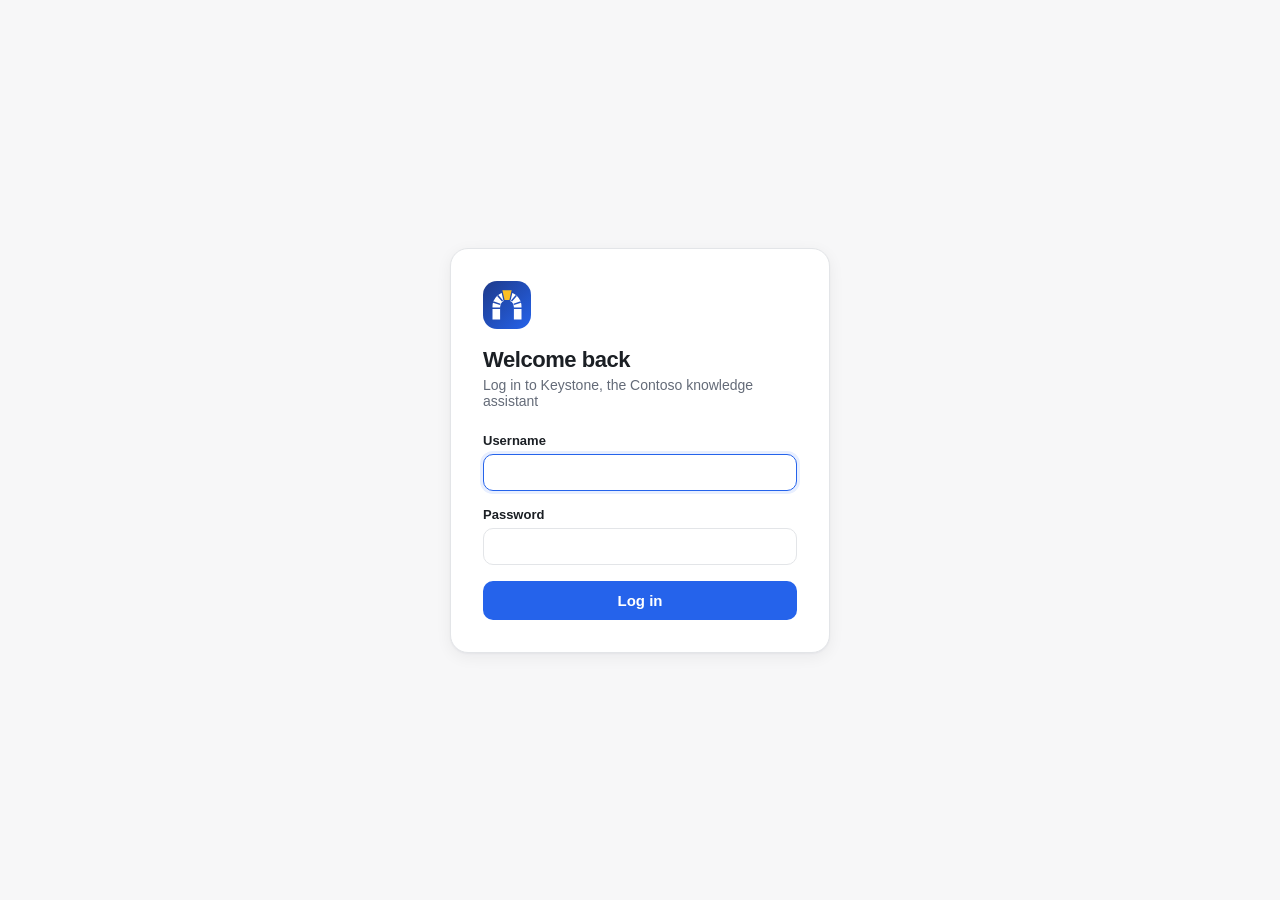
<file: static/login.html>
<!doctype html>
<html lang="en">
<head>
  <meta charset="utf-8">
  <meta name="viewport" content="width=device-width, initial-scale=1">
  <title>Keystone – Log in</title>
  <link rel="icon" href="/static/logo.svg" type="image/svg+xml">
  <link rel="stylesheet" href="/static/style.css">
</head>
<body>
  <div class="auth-page">
    <form class="auth-card" id="login-form">
      <img class="logo" src="/static/logo.svg" alt="">
      <h1>Welcome back</h1>
      <p class="subtitle">Log in to Keystone, the Contoso knowledge assistant</p>
      <label class="field">Username <input id="username-input" autocomplete="username" required autofocus></label>
      <label class="field">Password <input id="password-input" type="password" autocomplete="current-password" required></label>
      <button class="primary-button" id="login-button">Log in</button>
      <p class="form-error" id="login-error" role="alert"></p>
    </form>
  </div>
  <script>
    document.getElementById("login-form").onsubmit = async (submitEvent) => {
      submitEvent.preventDefault();
      const loginButton = document.getElementById("login-button");
      const loginError = document.getElementById("login-error");
      loginButton.disabled = true;
      loginError.textContent = "";
      try {
        const response = await fetch("/api/login", {
          method: "POST",
          headers: { "Content-Type": "application/json" },
          body: JSON.stringify({
            username: document.getElementById("username-input").value,
            password: document.getElementById("password-input").value,
          }),
        });
        if (response.ok) { window.location.href = "/"; return; }
        loginError.textContent = response.status === 401
          ? "Wrong username or password."
          : "Keystone is unavailable right now. Please try again in a minute.";
      } catch {
        loginError.textContent = "Could not reach Keystone. Check your internet connection and retry.";
      }
      loginButton.disabled = false;
    };
  </script>
</body>
</html>
</file>
<file: static/style.css>
:root {
  --bg: #f7f7f8;
  --surface: #ffffff;
  --surface-muted: #f0f1f3;
  --border: #e3e5e8;
  --text: #1b1f24;
  --text-muted: #646b78;
  --accent: #2563eb;
  --accent-hover: #1d4ed8;
  --accent-soft: #e8efff;
  --accent-text: #1d4ed8;
  --button-bg: #2563eb;
  --button-hover: #1d4ed8;
  --user-bubble: #2563eb;
  --user-text: #ffffff;
  --danger: #b42318;
  --danger-soft: #fef3f2;
  --danger-border: #fecdca;
  --success: #067647;
  --shadow: 0 1px 2px rgba(16, 24, 40, 0.04), 0 4px 16px rgba(16, 24, 40, 0.06);
  --radius: 14px;
  --font: -apple-system, BlinkMacSystemFont, "Segoe UI", Inter, Roboto, Helvetica, Arial, sans-serif;
}

@media (prefers-color-scheme: dark) {
  :root {
    --bg: #111317;
    --surface: #1a1d23;
    --surface-muted: #23272f;
    --border: #2e333c;
    --text: #e8eaed;
    --text-muted: #9aa1ad;
    --accent: #5b8cff;
    --accent-hover: #7aa2ff;
    --accent-soft: #1f2a44;
    --accent-text: #5b8cff;
    --button-bg: #2f5bd3;
    --button-hover: #3a68dc;
    --user-bubble: #2f5bd3;
    --danger: #fda29b;
    --danger-soft: #2a1715;
    --danger-border: #5c2420;
    --success: #75e0a7;
    --shadow: 0 1px 2px rgba(0, 0, 0, 0.3), 0 4px 16px rgba(0, 0, 0, 0.35);
  }
}

* { box-sizing: border-box; }
html, body { height: 100%; }
body { margin: 0; font-family: var(--font); font-size: 15px; background: var(--bg); color: var(--text); -webkit-font-smoothing: antialiased; }
button { font: inherit; color: inherit; }
[hidden] { display: none !important; }

/* ---------- Top bar ---------- */
.topbar { height: 60px; display: flex; align-items: center; gap: 12px; padding: 0 20px; background: var(--surface); border-bottom: 1px solid var(--border); position: relative; z-index: 5; }
.brand { display: flex; align-items: center; gap: 10px; font-weight: 650; font-size: 16px; color: var(--text); text-decoration: none; margin-right: auto; white-space: nowrap; }
.logo { display: block; width: 32px; height: 32px; border-radius: 9px; flex-shrink: 0; }
.brand-text { display: flex; flex-direction: column; line-height: 1.15; }
.brand-text small { font-size: 11.5px; font-weight: 450; color: var(--text-muted); }
.nav-link { color: var(--text-muted); text-decoration: none; font-size: 14px; padding: 6px 12px; border-radius: 8px; }
.nav-link:hover { background: var(--surface-muted); color: var(--text); }
.user-chip { display: flex; align-items: center; gap: 8px; padding: 4px 10px 4px 4px; border: 1px solid var(--border); border-radius: 999px; font-size: 13px; }
.user-chip .avatar { width: 28px; height: 28px; border-radius: 50%; background: var(--accent-soft); color: var(--accent); display: grid; place-items: center; font-weight: 600; text-transform: uppercase; }
.user-chip .role { color: var(--text-muted); }
.icon-button { width: 36px; height: 36px; display: grid; place-items: center; border: none; background: none; border-radius: 8px; cursor: pointer; color: var(--text-muted); }
.icon-button:hover { background: var(--surface-muted); color: var(--text); }
.icon-button svg { width: 18px; height: 18px; }

/* ---------- Chat layout ---------- */
.layout { display: flex; height: calc(100% - 60px); }
.chat { flex: 1; display: flex; flex-direction: column; min-width: 0; }
.thread-scroll { flex: 1; overflow-y: auto; scroll-behavior: smooth; }
.thread { max-width: 780px; margin: 0 auto; padding: 32px 20px 24px; display: flex; flex-direction: column; gap: 24px; }

.welcome { text-align: center; margin: 9vh auto 0; max-width: 640px; }
.welcome > p { max-width: 460px; margin: 0 auto; }
.welcome .logo { width: 56px; height: 56px; border-radius: 16px; margin: 0 auto 18px; }
.welcome h2 { font-size: 26px; font-weight: 650; margin: 0 0 8px; letter-spacing: -0.02em; }
.welcome p { color: var(--text-muted); line-height: 1.5; }
.suggestions { display: grid; grid-template-columns: repeat(2, minmax(0, 1fr)); gap: 10px; margin-top: 28px; text-align: left; }
.suggestion { display: flex; flex-direction: column; align-items: flex-start; text-align: left; gap: 4px; padding: 12px 14px; background: var(--surface); border: 1px solid var(--border); border-radius: 12px; cursor: pointer; transition: border-color 0.15s, background 0.15s, transform 0.15s; }
.suggestion:hover { border-color: var(--accent); background: var(--accent-soft); transform: translateY(-1px); }
.suggestion .suggestion-question { font-size: 14px; line-height: 1.4; color: var(--text); }
.suggestion .suggestion-topic { font-size: 12px; color: var(--text-muted); }
@media (max-width: 600px) { .suggestions { grid-template-columns: 1fr; } }

.row { display: flex; gap: 12px; animation: fade-in 0.25s ease-out; }
.row.user { justify-content: flex-end; }
.row.user .bubble { background: var(--user-bubble); color: var(--user-text); padding: 10px 16px; border-radius: 18px 18px 4px 18px; max-width: 75%; white-space: pre-wrap; line-height: 1.5; overflow-wrap: anywhere; }
.row.bot .logo { width: 30px; height: 30px; border-radius: 8px; margin-top: 2px; }
.bot-body { flex: 1; min-width: 0; }
.answer { white-space: pre-wrap; line-height: 1.6; overflow-wrap: anywhere; }
.answer.no-answer { color: var(--text-muted); font-style: italic; }
.no-answer-hint { margin: 4px 0 0; font-size: 13px; color: var(--text-muted); }

.sources { display: flex; flex-wrap: wrap; gap: 8px; margin-top: 12px; }
.source-chip { display: inline-flex; align-items: center; gap: 6px; max-width: 100%; padding: 5px 10px; border: 1px solid var(--border); border-radius: 999px; background: var(--surface); font-size: 13px; color: var(--text); cursor: pointer; transition: border-color 0.15s, background 0.15s; }
.source-chip:hover { border-color: var(--accent); background: var(--accent-soft); }
.source-chip svg { width: 14px; height: 14px; color: var(--accent); flex-shrink: 0; }
.source-chip span { overflow: hidden; text-overflow: ellipsis; white-space: nowrap; }

.actions { display: flex; align-items: center; gap: 2px; margin-top: 8px; }
.actions .icon-button { width: 30px; height: 30px; }
.actions .icon-button svg { width: 16px; height: 16px; }
.actions .icon-button.selected { color: var(--accent); background: var(--accent-soft); }
.actions .icon-button:disabled { cursor: default; }
.actions .icon-button:disabled:not(.selected) { opacity: 0.35; }
.actions .feedback-note { font-size: 12px; color: var(--text-muted); margin-left: 6px; }

.typing { display: inline-flex; gap: 4px; padding: 10px 0; }
.typing span { width: 7px; height: 7px; border-radius: 50%; background: var(--text-muted); animation: bounce 1.2s infinite ease-in-out; }
.typing span:nth-child(2) { animation-delay: 0.15s; }
.typing span:nth-child(3) { animation-delay: 0.3s; }

.error-card { background: var(--danger-soft); border: 1px solid var(--danger-border); color: var(--danger); padding: 12px 14px; border-radius: 12px; display: flex; align-items: center; gap: 12px; flex-wrap: wrap; line-height: 1.5; }
.error-card .error-text { flex: 1; min-width: 200px; }

/* ---------- Sidebar (chat history) ---------- */
.menu-button { display: none; }
.sidebar { width: 268px; flex-shrink: 0; display: flex; flex-direction: column; gap: 12px; padding: 14px 10px; background: var(--surface); border-right: 1px solid var(--border); overflow: hidden; }
.new-chat-button { display: flex; align-items: center; gap: 10px; width: 100%; padding: 10px 12px; border: 1px solid var(--border); border-radius: 10px; background: var(--surface); font-weight: 550; cursor: pointer; transition: border-color 0.15s, background 0.15s; }
.new-chat-button:hover { border-color: var(--accent); background: var(--accent-soft); }
.new-chat-button svg { width: 17px; height: 17px; color: var(--accent); }
.history { flex: 1; overflow-y: auto; display: flex; flex-direction: column; gap: 2px; margin: 0 -4px; padding: 0 4px; }
.history-group { margin: 14px 8px 6px; font-size: 11.5px; font-weight: 600; text-transform: uppercase; letter-spacing: 0.04em; color: var(--text-muted); }
.history-group:first-child { margin-top: 4px; }
.history-empty { margin: 8px; font-size: 13px; color: var(--text-muted); }
.history-item { display: flex; align-items: center; border-radius: 8px; }
.history-item:hover { background: var(--surface-muted); }
.history-item.active { background: var(--accent-soft); }
.history-title { flex: 1; min-width: 0; padding: 8px 4px 8px 10px; border: none; background: none; text-align: left; font-size: 14px; white-space: nowrap; overflow: hidden; text-overflow: ellipsis; cursor: pointer; }
.history-item.active .history-title { color: var(--accent); font-weight: 550; }
.history-delete { width: 30px; height: 30px; flex-shrink: 0; margin-right: 2px; display: grid; place-items: center; border: none; background: none; border-radius: 6px; color: var(--text-muted); cursor: pointer; opacity: 0; transition: opacity 0.15s; }
.history-delete svg { width: 15px; height: 15px; }
.history-item:hover .history-delete, .history-item.active .history-delete, .history-delete:focus-visible { opacity: 1; }
.history-delete:hover { color: var(--danger); background: var(--danger-soft); }
.sidebar-backdrop { display: none; }

/* ---------- Composer ---------- */
.composer-wrap { padding: 8px 20px 20px; background: linear-gradient(to bottom, transparent, var(--bg) 30%); }
.composer { max-width: 780px; margin: 0 auto; display: flex; align-items: flex-end; gap: 8px; padding: 8px 8px 8px 18px; background: var(--surface); border: 1px solid var(--border); border-radius: 26px; box-shadow: var(--shadow); transition: border-color 0.15s; }
.composer:focus-within { border-color: var(--accent); }
.composer textarea { flex: 1; resize: none; border: none; outline: none; background: transparent; color: var(--text); font: inherit; line-height: 1.5; padding: 7px 0; max-height: 200px; }
.composer textarea::placeholder { color: var(--text-muted); }
.send-button { width: 38px; height: 38px; border-radius: 50%; border: none; background: var(--button-bg); color: #fff; display: grid; place-items: center; cursor: pointer; flex-shrink: 0; transition: background 0.15s, opacity 0.15s; }
.send-button:hover { background: var(--button-hover); }
.send-button:disabled { opacity: 0.4; cursor: default; }
.send-button svg { width: 18px; height: 18px; }
.composer-hint { max-width: 780px; margin: 8px auto 0; text-align: center; font-size: 12px; color: var(--text-muted); }

/* ---------- Document drawer ---------- */
.drawer { width: 0; overflow: hidden; background: var(--surface); border-left: 1px solid var(--border); transition: width 0.25s ease; display: flex; flex-direction: column; }
.drawer.open { width: 440px; }
.drawer-header { display: flex; align-items: flex-start; gap: 10px; padding: 16px 16px 12px 20px; border-bottom: 1px solid var(--border); min-width: 440px; }
.drawer-header h3 { margin: 0 0 6px; font-size: 15px; line-height: 1.4; overflow-wrap: anywhere; }
.drawer-title { flex: 1; min-width: 0; }
.drawer-body { flex: 1; overflow-y: auto; padding: 16px 20px 24px; min-width: 440px; }
.drawer-body pre { margin: 0; white-space: pre-wrap; font-family: var(--font); font-size: 14px; line-height: 1.65; color: var(--text); }
.doc-heading { display: block; margin: 14px 0 2px; font-size: 15px; font-weight: 650; }
.doc-heading.level-1 { margin-top: 0; font-size: 17px; }
.badge { display: inline-block; padding: 2px 8px; border-radius: 999px; font-size: 12px; font-weight: 550; background: var(--accent-soft); color: var(--accent-text); }
.badge.project-GENERAL { background: var(--surface-muted); color: var(--text-muted); }
.badge.project-B { background: #fdf2fa; color: #c11574; }
@media (prefers-color-scheme: dark) { .badge.project-B { background: #3a1730; color: #faa7e0; } }

@media (max-width: 900px) {
  .menu-button { display: grid; margin-left: -8px; }
  .sidebar { position: fixed; top: 60px; left: 0; bottom: 0; z-index: 20; transform: translateX(-100%); transition: transform 0.25s ease; box-shadow: var(--shadow); }
  .sidebar.open { transform: none; }
  .sidebar.open + .sidebar-backdrop { display: block; position: fixed; inset: 60px 0 0 0; z-index: 15; background: rgba(0, 0, 0, 0.35); }
  .history-delete { opacity: 1; }
  .drawer { position: fixed; top: 60px; right: 0; bottom: 0; z-index: 10; box-shadow: var(--shadow); }
  .drawer.open { width: 100%; }
  .drawer-header, .drawer-body { min-width: 0; }
  .user-chip .role { display: none; }
  .topbar { padding: 0 12px; }
  .composer-hint { display: none; }
}

/* ---------- Login ---------- */
.auth-page { min-height: 100%; display: grid; place-items: center; padding: 24px; }
.auth-card { width: 100%; max-width: 380px; background: var(--surface); border: 1px solid var(--border); border-radius: 18px; padding: 32px; box-shadow: var(--shadow); }
.auth-card .logo { width: 48px; height: 48px; border-radius: 14px; margin-bottom: 18px; }
.auth-card h1 { font-size: 22px; margin: 0 0 4px; letter-spacing: -0.02em; }
.auth-card .subtitle { color: var(--text-muted); margin: 0 0 24px; font-size: 14px; }
.field { display: block; margin-bottom: 16px; font-size: 13px; font-weight: 550; }
.field input, .field select { display: block; width: 100%; margin-top: 6px; padding: 10px 12px; font: inherit; font-weight: 400; color: var(--text); background: var(--surface); border: 1px solid var(--border); border-radius: 10px; outline: none; transition: border-color 0.15s, box-shadow 0.15s; }
.field input:focus, .field select:focus { border-color: var(--accent); box-shadow: 0 0 0 3px var(--accent-soft); }
.primary-button { width: 100%; padding: 11px 16px; border: none; border-radius: 10px; background: var(--button-bg); color: #fff; font-weight: 600; cursor: pointer; transition: background 0.15s; }
.primary-button:hover { background: var(--button-hover); }
.primary-button:disabled { opacity: 0.6; cursor: default; }
.form-error { color: var(--danger); font-size: 13px; margin: 12px 0 0; }
.form-error:empty { display: none; }

/* ---------- Admin ---------- */
.admin { max-width: 960px; margin: 0 auto; padding: 32px 20px; }
.admin h2 { font-size: 22px; margin: 0 0 4px; letter-spacing: -0.02em; }
.admin .subtitle { color: var(--text-muted); margin: 0 0 24px; }
.panel-card { background: var(--surface); border: 1px solid var(--border); border-radius: var(--radius); box-shadow: var(--shadow); margin-bottom: 24px; }
.panel-card h3 { margin: 0; padding: 16px 20px; font-size: 15px; border-bottom: 1px solid var(--border); }
.upload-form { display: flex; gap: 16px; align-items: flex-end; flex-wrap: wrap; padding: 20px; }
.upload-form .field { margin: 0; flex: 1; min-width: 200px; }
.upload-form .field input[type="file"] { padding: 6px; }
.upload-form .field input[type="file"]::file-selector-button { font: inherit; font-size: 13px; margin-right: 10px; padding: 5px 12px; border: 1px solid var(--border); border-radius: 7px; background: var(--surface-muted); color: var(--text); cursor: pointer; }
.upload-form .primary-button { width: auto; padding: 10px 22px; }
.upload-status { padding: 0 20px 16px; margin: -4px 0 0; font-size: 13px; color: var(--text-muted); }
.upload-status.success { color: var(--success); }
.upload-status.error { color: var(--danger); }
.doc-table { width: 100%; border-collapse: collapse; }
.doc-table th { text-align: left; font-size: 12px; font-weight: 600; text-transform: uppercase; letter-spacing: 0.04em; color: var(--text-muted); padding: 10px 20px; background: var(--surface-muted); }
.doc-table td { padding: 12px 20px; border-top: 1px solid var(--border); vertical-align: middle; }
.doc-table td.doc-name { font-weight: 550; overflow-wrap: anywhere; }
.doc-table td.num { color: var(--text-muted); font-variant-numeric: tabular-nums; }
.doc-table td.row-actions { text-align: right; }
.danger-button { border: 1px solid var(--border); background: var(--surface); color: var(--danger); border-radius: 8px; padding: 6px 12px; font-size: 13px; cursor: pointer; }
.danger-button:hover { background: var(--danger-soft); border-color: var(--danger-border); }
.empty-row td { text-align: center; color: var(--text-muted); padding: 28px; }
.admin .section-heading { margin-top: 40px; }
.rating-summary { margin: 0; padding: 14px 20px; font-size: 13px; color: var(--text-muted); }
.rating-summary:empty { display: none; }
.rating-table td { vertical-align: top; }
.rating-table td:first-child, .rating-table td.num { white-space: nowrap; }
.rating-table .clamp { display: -webkit-box; -webkit-line-clamp: 3; -webkit-box-orient: vertical; overflow: hidden; overflow-wrap: anywhere; }
.badge.rating-positive { background: #ecfdf3; color: var(--success); }
.badge.rating-negative { background: var(--danger-soft); color: var(--danger); }
.muted-note { display: block; margin-top: 4px; font-size: 12px; font-weight: 400; color: var(--text-muted); }
@media (prefers-color-scheme: dark) { .badge.rating-positive { background: #0f2e1f; } }

@keyframes fade-in { from { opacity: 0; transform: translateY(6px); } to { opacity: 1; transform: none; } }
@keyframes bounce { 0%, 80%, 100% { transform: translateY(0); opacity: 0.4; } 40% { transform: translateY(-5px); opacity: 1; } }
.upload-form .field input, .upload-form .field select { height: 42px; }
@media (max-width: 600px) {
  .topbar { gap: 8px; }
  .brand-text small { display: none; }
  .user-chip { padding: 4px; }
  .user-chip #user-name { display: none; }
}
.answer.hidden-answer { display: flex; gap: 8px; align-items: flex-start; padding: 10px 12px; border: 1px dashed var(--border); border-radius: 10px; color: var(--text-muted); font-size: 14px; }
.answer.hidden-answer svg { width: 16px; height: 16px; flex-shrink: 0; margin-top: 2px; }

:focus-visible { outline: 2px solid var(--accent); outline-offset: 2px; }
.composer textarea:focus-visible, .field input:focus-visible, .field select:focus-visible { outline: none; }

@media (max-width: 640px) {
  .admin { padding: 24px 16px; }
  .doc-table thead { display: none; }
  .doc-table, .doc-table tbody, .doc-table tr, .doc-table td { display: block; width: 100%; }
  .doc-table tr { padding: 12px 16px; border-top: 1px solid var(--border); }
  .doc-table tbody tr:first-child { border-top: none; }
  .doc-table td { padding: 3px 0; border-top: none; text-align: left; }
  .doc-table td.row-actions { text-align: left; padding-top: 8px; }
  .doc-table td[data-label]::before { content: attr(data-label); display: block; font-size: 11px; font-weight: 600; text-transform: uppercase; letter-spacing: 0.04em; color: var(--text-muted); }
  .rating-table td:first-child, .rating-table td.num { white-space: normal; }
  .empty-row td { padding: 16px 0; }
}
</file>
